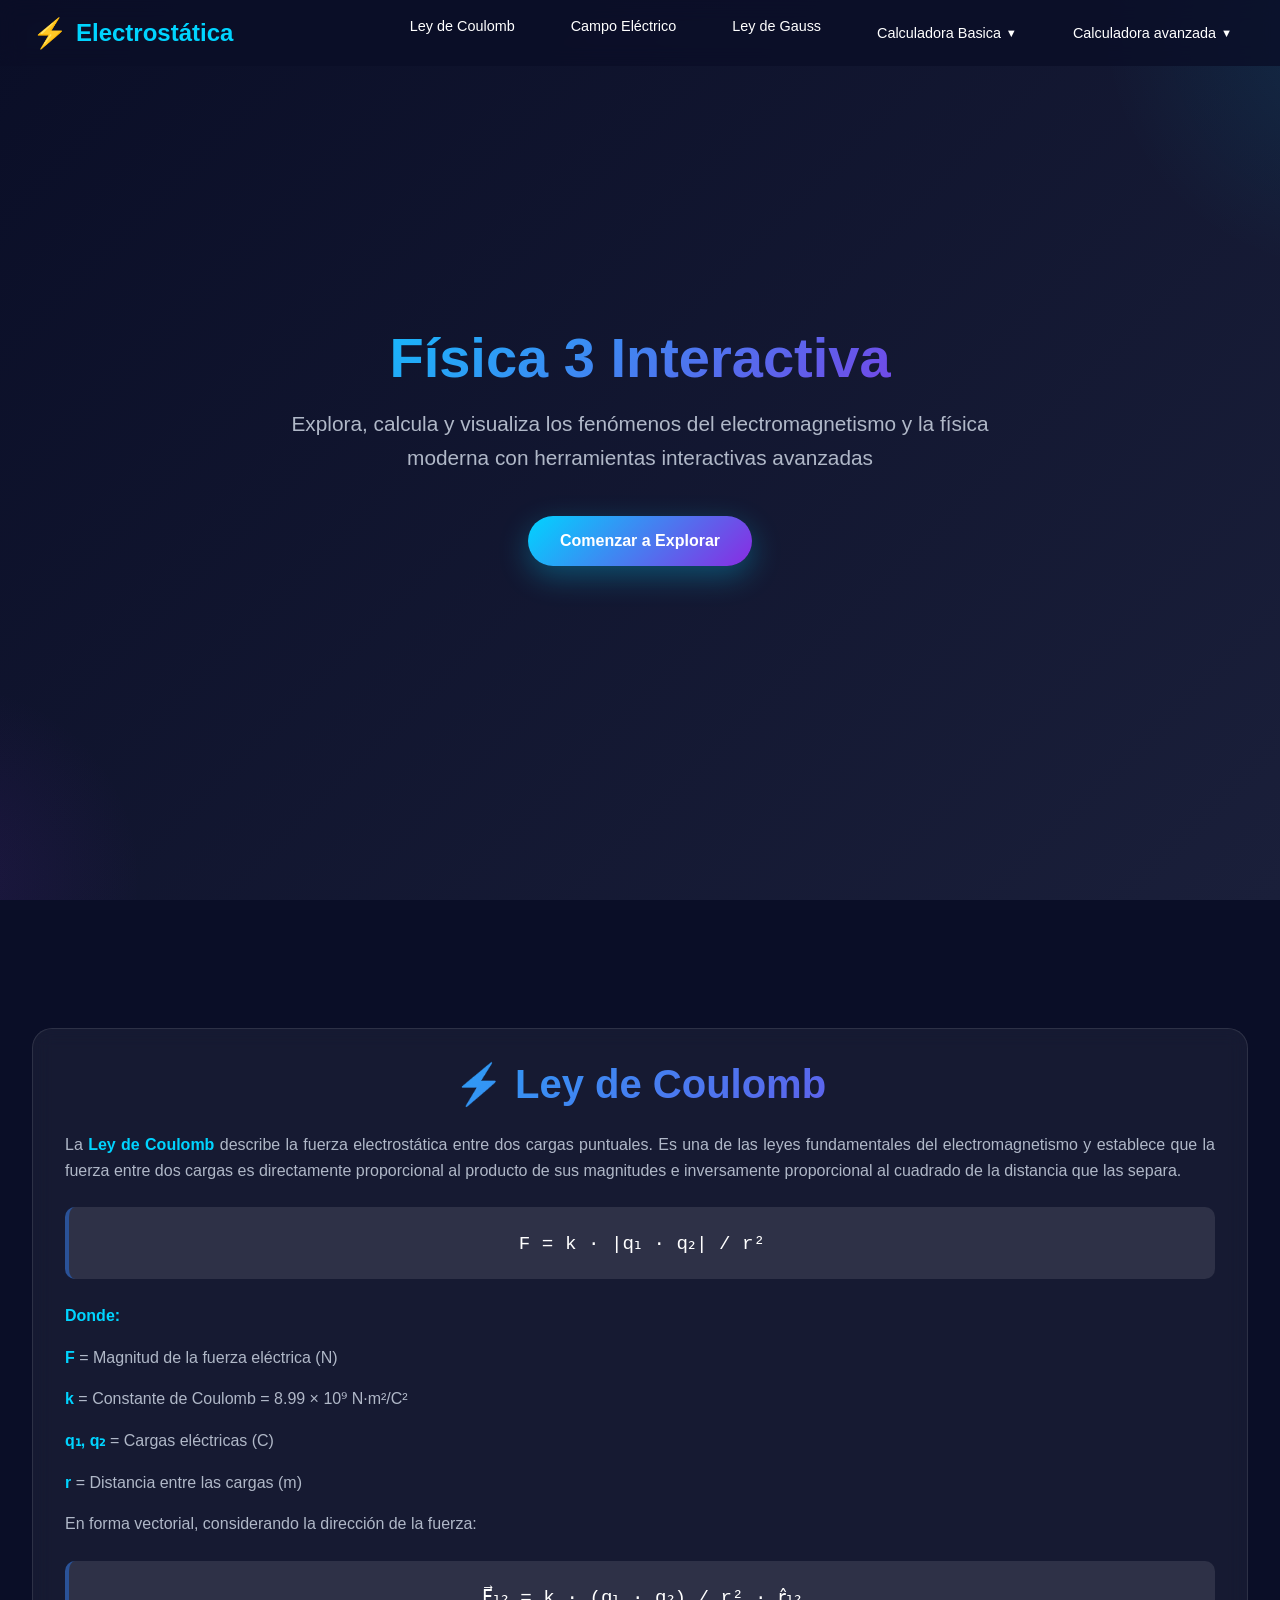
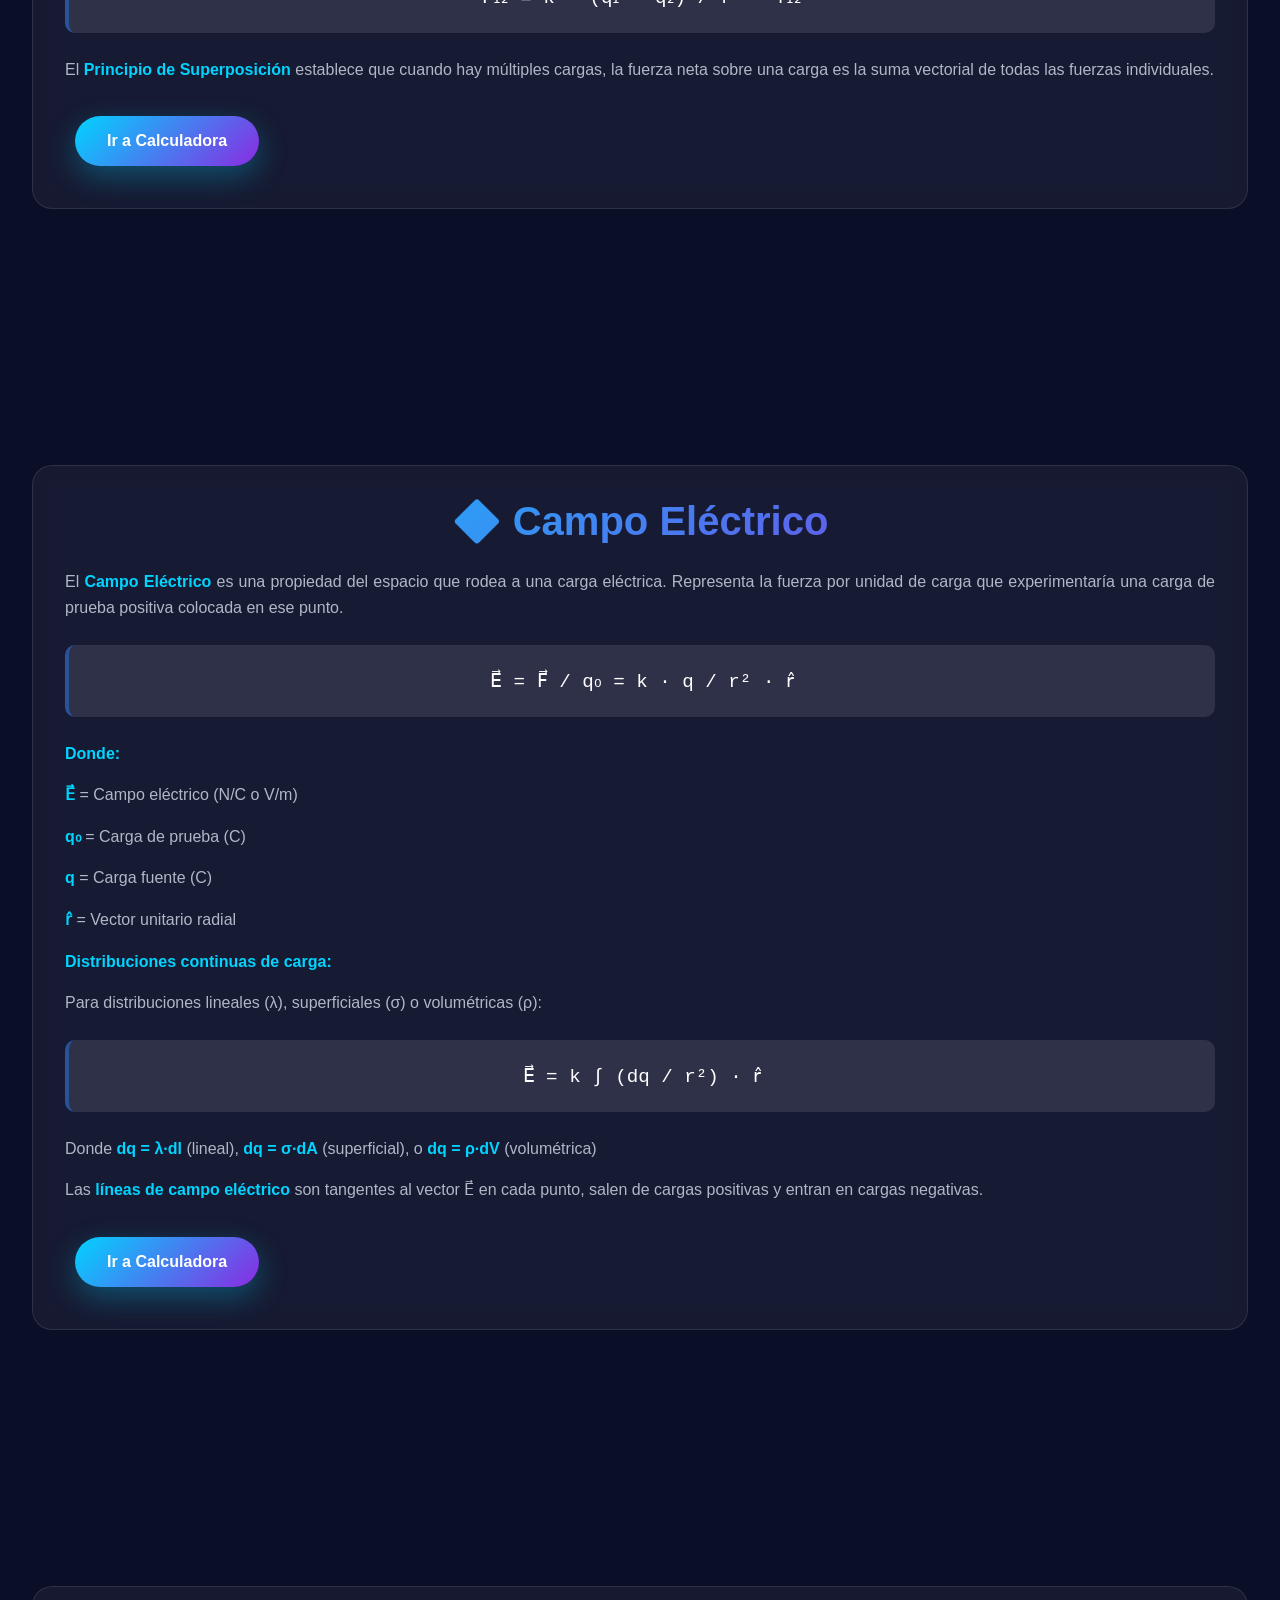
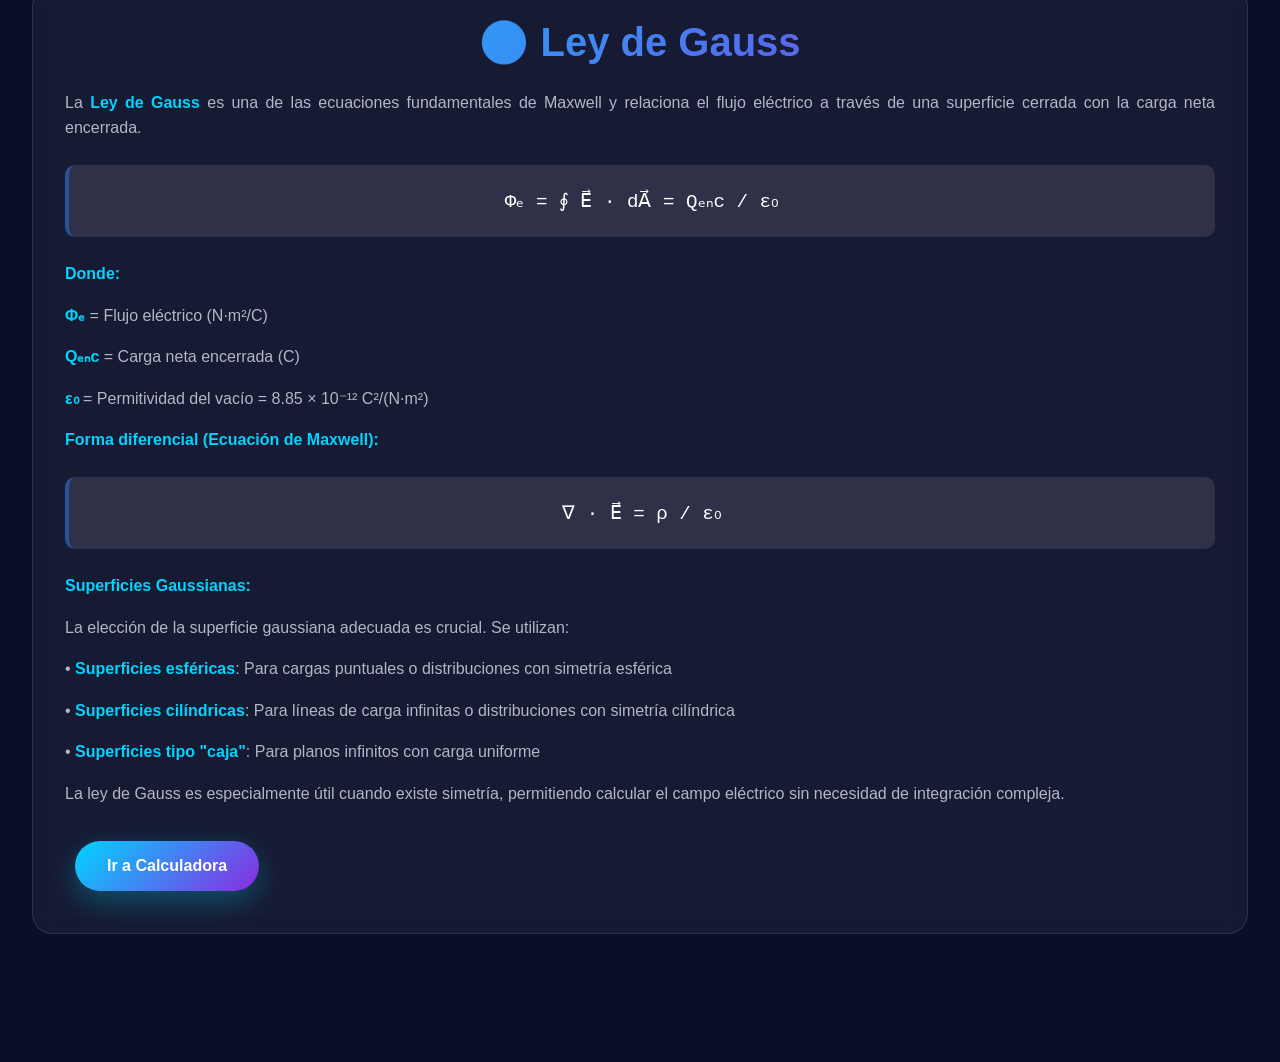
<file: index.html>
<!DOCTYPE html>
<html lang="es">
<head>
    <meta charset="UTF-8">
    <meta name="viewport" content="width=device-width, initial-scale=1.0">
    <title>Física 3 - Electromagnetismo Interactivo</title>
    <style>
        * {
            margin: 0;
            padding: 0;
            box-sizing: border-box;
        }

        body {
            font-family: 'Segoe UI', Tahoma, Geneva, Verdana, sans-serif;
            background: #0a0e27;
            color: #fff;
            overflow-x: hidden;
        }

        /* Navbar */
        .navbar {
            position: fixed;
            top: 0;
            width: 100%;
            background: rgba(10, 14, 39, 0.8);
            backdrop-filter: blur(10px);
            padding: 1rem;
            z-index: 1000;
            transition: all 0.3s ease;
        }

        .navbar.scrolled {
            background: rgba(10, 14, 39, 0.95);
            box-shadow: 0 4px 30px rgba(0, 0, 0, 0.3);
        }

        .nav-container {
            max-width: 1400px;
            margin: 0 auto;
            display: flex;
            justify-content: space-between;
            align-items: center;
        }

        .logo {
            font-size: 1.2rem;
            font-weight: 700;
            color: #00d4ff;
            text-decoration: none;
            display: flex;
            align-items: center;
            gap: 0.5rem;
            z-index: 1001;
        }

        .logo span {
            font-size: 1.5rem;
        }

        .nav-menu {
            display: flex;
            list-style: none;
            gap: 1.5rem;
        }

        .nav-menu a {
            color: #fff;
            text-decoration: none;
            font-weight: 500;
            transition: all 0.3s ease;
            padding: 0.5rem 1rem;
            border-radius: 8px;
            font-size: 0.9rem;
        }

        .nav-menu a:hover {
            color: #00d4ff;
            background: rgba(0, 212, 255, 0.1);
            transform: translateY(-2px);
        }
        
        .hamburger {
            display: none;
            flex-direction: column;
            cursor: pointer;
            gap: 5px;
            z-index: 1001;
        }

        .hamburger span {
            width: 25px;
            height: 3px;
            background: #00d4ff;
            border-radius: 3px;
            transition: 0.3s;
        }

        .hamburger.active span:nth-child(1) {
            transform: rotate(45deg) translate(7px, 7px);
        }

        .hamburger.active span:nth-child(2) {
            opacity: 0;
        }

        .hamburger.active span:nth-child(3) {
            transform: rotate(-45deg) translate(7px, -7px);
        }

        /* Dropdown */
        .dropdown {
            position: relative;
        }

        .dropdown-toggle {
            cursor: pointer;
            display: flex;
            align-items: center;
            gap: 0.3rem;
        }

        .dropdown-toggle::after {
            content: '▼';
            font-size: 0.7rem;
            transition: transform 0.3s ease;
        }

        .dropdown:hover .dropdown-toggle::after {
            transform: rotate(180deg);
        }

        .dropdown-menu {
            position: absolute;
            top: 100%;
            left: 0;
            background: rgba(10, 14, 39, 0.95);
            min-width: 200px;
            border-radius: 8px;
            box-shadow: 0 8px 20px rgba(0, 0, 0, 0.15);
            opacity: 0;
            visibility: hidden;
            transform: translateY(-10px);
            transition: all 0.3s ease;
            margin-top: 0.5rem;
        }

        .dropdown:hover .dropdown-menu {
            opacity: 1;
            visibility: visible;
            transform: translateY(0);
        }

        .dropdown-menu a {
            display: block;
            padding: 0.75rem 1rem;
            color: #fff;
            text-decoration: none;
            border-bottom: 1px solid rgba(255, 255, 255, 0.1);
            transition: background 0.3s ease;
        }

        .dropdown-menu a:last-child {
            border-bottom: none;
        }

        .dropdown-menu a:hover {
            background: rgba(0, 212, 255, 0.2);
        }

        /* Hero Section */
        .hero {
            min-height: 100vh;
            display: flex;
            align-items: center;
            justify-content: center;
            background: linear-gradient(135deg, #0a0e27 0%, #1a1f3a 100%);
            position: relative;
            overflow: hidden;
            padding: 2rem 1rem;
        }

        .hero::before {
            content: '';
            position: absolute;
            width: min(500px, 80vw);
            height: min(500px, 80vw);
            background: radial-gradient(circle, rgba(0, 212, 255, 0.1) 0%, transparent 70%);
            border-radius: 50%;
            top: -25%;
            right: -25%;
            animation: pulse 4s ease-in-out infinite;
        }

        .hero::after {
            content: '';
            position: absolute;
            width: min(400px, 70vw);
            height: min(400px, 70vw);
            background: radial-gradient(circle, rgba(138, 43, 226, 0.1) 0%, transparent 70%);
            border-radius: 50%;
            bottom: -20%;
            left: -20%;
            animation: pulse 5s ease-in-out infinite;
        }

        @keyframes pulse {
            0%, 100% { transform: scale(1); opacity: 0.5; }
            50% { transform: scale(1.1); opacity: 0.8; }
        }

        .hero-content {
            max-width: 800px;
            text-align: center;
            position: relative;
            z-index: 1;
            animation: fadeInUp 1s ease;
        }

        @keyframes fadeInUp {
            from {
                opacity: 0;
                transform: translateY(30px);
            }
            to {
                opacity: 1;
                transform: translateY(0);
            }
        }

        .hero h1 {
            font-size: clamp(2rem, 6vw, 3.5rem);
            margin-bottom: 1rem;
            background: linear-gradient(135deg, #00d4ff 0%, #8a2be2 100%);
            -webkit-background-clip: text;
            -webkit-text-fill-color: transparent;
            line-height: 1.2;
        }

        .hero p {
            font-size: clamp(1rem, 3vw, 1.3rem);
            color: #b0b8c8;
            margin-bottom: 2rem;
            line-height: 1.6;
            padding: 0 1rem;
        }

        /* Botón */
        .cta-button {
            display: inline-block;
            padding: 1rem 2rem;
            margin: 10px;
            background: linear-gradient(135deg, #00d4ff 0%, #8a2be2 100%);
            color: #fff;
            text-decoration: none;
            border-radius: 50px;
            font-weight: 600;
            font-size: clamp(0.9rem, 2.5vw, 1rem);
            transition: all 0.3s ease;
            box-shadow: 0 10px 30px rgba(0, 212, 255, 0.3);
        }

        .cta-button:hover {
            transform: translateY(-3px);
            box-shadow: 0 15px 40px rgba(0, 212, 255, 0.5);
        }

        .cta-button:active {
            transform: translateY(-1px);
        }

        /* Sections */
        .section {
            min-height: 100vh;
            padding: clamp(3rem, 10vw, 6rem) 1rem;
            max-width: 1400px;
            margin: 0 auto;
        }

        .section-title {
            font-size: clamp(1.8rem, 5vw, 2.5rem);
            margin-bottom: 1rem;
            text-align: center;
            background: linear-gradient(135deg, #00d4ff 0%, #8a2be2 100%);
            -webkit-background-clip: text;
            -webkit-text-fill-color: transparent;
        }

        .section-subtitle {
            text-align: center;
            color: #b0b8c8;
            font-size: clamp(0.95rem, 2.5vw, 1.1rem);
            margin-bottom: 2rem;
        }

        .content-grid {
            display: grid;
            grid-template-columns: repeat(auto-fit, minmax(min(300px, 100%), 1fr));
            gap: 2rem;
            margin-top: 2rem;
        }

        .card {
            background: rgba(255, 255, 255, 0.05);
            backdrop-filter: blur(10px);
            border: 1px solid rgba(255, 255, 255, 0.1);
            border-radius: 20px;
            padding: clamp(1.5rem, 4vw, 2rem);
            transition: all 0.3s ease;
        }

        .card:hover {
            transform: translateY(-10px);
            background: rgba(255, 255, 255, 0.08);
            box-shadow: 0 20px 40px rgba(0, 212, 255, 0.2);
        }

        .card-icon {
            font-size: clamp(2rem, 6vw, 3rem);
            margin-bottom: 1rem;
        }

        .card h3 {
            font-size: clamp(1.2rem, 3.5vw, 1.5rem);
            margin-bottom: 0.5rem;
            color: #00d4ff;
        }

        .card strong {
            font-size: clamp(0.9rem, 2.5vw, 1rem);
            margin-bottom: 0.5rem;
            color: #00d4ff;
        }

        .card p {
            color: #b0b8c8;
            line-height: 1.6;
            font-size: clamp(0.9rem, 2.5vw, 1rem);
            margin-bottom: 0.8rem;
        }

        .theory-content {
            margin: 1.5rem 0;
        }

        .theory-content p {
            margin-bottom: 1rem;
            text-align: justify;
        }

        .formula {
            background: rgba(255, 255, 255, 0.1);
            padding: clamp(1rem, 3vw, 1.5rem);
            border-radius: 10px;
            margin: 1.5rem 0;
            border-left: 4px solid #2a5298;
            font-family: 'Courier New', monospace;
            font-size: clamp(0.9rem, 2.5vw, 1.2rem);
            text-align: center;
            overflow-x: auto;
            word-wrap: break-word;
        }

        /* Botón scroll to top */
        .scroll-top {
            position: fixed;
            bottom: 20px;
            right: 20px;
            background: linear-gradient(135deg, #00d4ff 0%, #8a2be2 100%);
            color: white;
            border: none;
            padding: 12px 15px;
            border-radius: 50%;
            font-size: 20px;
            cursor: pointer;
            box-shadow: 0 4px 15px rgba(0, 212, 255, 0.4);
            transition: all 0.3s ease;
            opacity: 0;
            visibility: hidden;
            z-index: 999;
        }

        .scroll-top.visible {
            opacity: 1;
            visibility: visible;
        }

        .scroll-top:hover {
            transform: translateY(-5px);
            box-shadow: 0 6px 20px rgba(0, 212, 255, 0.6);
        }

        /* Tablets */
        @media (min-width: 768px) {
            .navbar {
                padding: 1rem 2rem;
            }

            .logo {
                font-size: 1.5rem;
            }

            .logo span {
                font-size: 1.8rem;
            }

            .section {
                padding: 6rem 2rem;
            }

            .hero {
                padding: 2rem;
            }
        }

        /* Mobile */
        @media (max-width: 767px) {
            .hamburger {
                display: flex;
            }

            .nav-menu {
                position: fixed;
                left: -100%;
                top: 60px;
                flex-direction: column;
                background: rgba(10, 14, 39, 0.98);
                width: 100%;
                text-align: center;
                transition: left 0.3s ease;
                padding: 1rem 0;
                gap: 0;
                max-height: calc(100vh - 60px);
                overflow-y: auto;
                box-shadow: 0 10px 30px rgba(0, 0, 0, 0.5);
            }

            .nav-menu.active {
                left: 0;
            }

            .nav-menu li {
                width: 100%;
                padding: 0.5rem 0;
            }

            .nav-menu a {
                display: block;
                width: 100%;
                padding: 1rem;
            }

            .dropdown-menu {
                position: static;
                opacity: 1;
                visibility: visible;
                transform: none;
                box-shadow: none;
                display: none;
                background: rgba(0, 212, 255, 0.05);
                margin: 0.5rem 1rem;
            }

            .dropdown.active .dropdown-menu {
                display: block;
            }

            .dropdown-toggle::after {
                margin-left: auto;
            }

            .dropdown-toggle {
                width: 100%;
                justify-content: space-between;
                padding: 1rem;
            }

            .content-grid {
                grid-template-columns: 1fr;
            }

            .cta-button {
                padding: 0.8rem 1.5rem;
                margin: 8px;
            }

            .formula {
                font-size: 0.85rem;
                padding: 0.8rem;
            }
        }

        /* Desktop grande */
        @media (min-width: 1200px) {
            .section {
                padding: 8rem 2rem;
            }
        }

        /* Muy pequeño */
        @media (max-width: 380px) {
            .card {
                padding: 1.2rem;
            }

            .cta-button {
                padding: 0.7rem 1.2rem;
            }

            .hero h1 {
                font-size: 1.8rem;
            }
        }
    </style>
</head>
<body>
    <!-- Navbar -->
    <nav class="navbar" id="navbar">
        <div class="nav-container">
            <a href="#inicio" class="logo">
                <span>⚡</span> Electrostática
            </a>
            <ul class="nav-menu" id="navMenu">
                <li><a href="#coulomb">Ley de Coulomb</a></li>
                <li><a href="#campo">Campo Eléctrico</a></li>
                <li><a href="#gauss">Ley de Gauss</a></li>
                <li class="dropdown">
                    <a class="dropdown-toggle">Calculadora Basica</a>
                    <div class="dropdown-menu">
                        <a href="calc_Basica.html?calc=coulomb">Ley de Coulomb</a>
                        <a href="calc_Basica.html?calc=electric-field">Campo Eléctrico</a>
                        <a href="calc_Basica.html?calc=gauss">Ley de Gauss</a>
                    </div>
                </li>
                <li class="dropdown">
                    <a class="dropdown-toggle">Calculadora avanzada</a>
                    <div class="dropdown-menu">
                        <a href="#calc-coulomb">Ley de Coulomb</a>
                        <a href="#calc-campo">Campo Eléctrico</a>
                        <a href="#calc-gauss">Ley de Gauss</a>
                    </div>
                </li>
            </ul>
            <div class="hamburger" id="hamburger">
                <span></span>
                <span></span>
                <span></span>
            </div>
        </div>
    </nav>

    <!-- Hero Section -->
    <section class="hero" id="inicio">
        <div class="hero-content">
            <h1>Física 3 Interactiva</h1>
            <p>Explora, calcula y visualiza los fenómenos del electromagnetismo y la física moderna con herramientas interactivas avanzadas</p>
            <a href="#coulomb" class="cta-button">Comenzar a Explorar</a>
        </div>
    </section>

    <!-- Ley de Coulomb Section -->
    <section class="section" id="electrostatica">
        <div class="card" id="coulomb">
            <h2 class="section-title">⚡ Ley de Coulomb</h2>
            <div class="theory-content">
                <p>La <strong>Ley de Coulomb</strong> describe la fuerza electrostática entre dos cargas puntuales. Es una de las leyes fundamentales del electromagnetismo y establece que la fuerza entre dos cargas es directamente proporcional al producto de sus magnitudes e inversamente proporcional al cuadrado de la distancia que las separa.</p>
                
                <div class="formula">
                    F = k · |q₁ · q₂| / r²
                </div>
                
                <p><strong>Donde:</strong></p>
                <p><strong>F</strong> = Magnitud de la fuerza eléctrica (N)</p>
                <p><strong>k</strong> = Constante de Coulomb = 8.99 × 10⁹ N·m²/C²</p>
                <p><strong>q₁, q₂</strong> = Cargas eléctricas (C)</p>
                <p><strong>r</strong> = Distancia entre las cargas (m)</p>

                <p>En forma vectorial, considerando la dirección de la fuerza:</p>
                
                <div class="formula">
                    F⃗₁₂ = k · (q₁ · q₂) / r² · r̂₁₂
                </div>
                
                <p>El <strong>Principio de Superposición</strong> establece que cuando hay múltiples cargas, la fuerza neta sobre una carga es la suma vectorial de todas las fuerzas individuales.</p>
            </div>
            <div>
                <a href="calc_Basica.html?calc=coulomb" class="cta-button">Ir a Calculadora</a>
            </div>
        </div>
    </section>

    <!-- Campo Eléctrico Section -->
    <section class="section" id="magnetismo">
        <div class="card" id="campo">
            <h2 class="section-title">🔷 Campo Eléctrico</h2>
            <div class="theory-content">
                <p>El <strong>Campo Eléctrico</strong> es una propiedad del espacio que rodea a una carga eléctrica. Representa la fuerza por unidad de carga que experimentaría una carga de prueba positiva colocada en ese punto.</p>
                
                <div class="formula">
                    E⃗ = F⃗ / q₀ = k · q / r² · r̂
                </div>
                
                <p><strong>Donde:</strong></p>
                <p><strong>E⃗</strong> = Campo eléctrico (N/C o V/m)</p>
                <p><strong>q₀</strong> = Carga de prueba (C)</p>
                <p><strong>q</strong> = Carga fuente (C)</p>
                <p><strong>r̂</strong> = Vector unitario radial</p>

                <p><strong>Distribuciones continuas de carga:</strong></p>
                <p>Para distribuciones lineales (λ), superficiales (σ) o volumétricas (ρ):</p>
                
                <div class="formula">
                    E⃗ = k ∫ (dq / r²) · r̂
                </div>
                
                <p>Donde <strong>dq = λ·dl</strong> (lineal), <strong>dq = σ·dA</strong> (superficial), o <strong>dq = ρ·dV</strong> (volumétrica)</p>

                <p>Las <strong>líneas de campo eléctrico</strong> son tangentes al vector E⃗ en cada punto, salen de cargas positivas y entran en cargas negativas.</p>
            </div>
            <div>
                <a href="calc_Basica.html?calc=electric-field" class="cta-button">Ir a Calculadora</a>   
            </div>
        </div>
    </section>

    <!-- Ley de Gauss Section -->
    <section class="section" id="circuitos">
        <div class="card" id="gauss">
            <h2 class="section-title">🔵 Ley de Gauss</h2>
            <div class="theory-content">
                <p>La <strong>Ley de Gauss</strong> es una de las ecuaciones fundamentales de Maxwell y relaciona el flujo eléctrico a través de una superficie cerrada con la carga neta encerrada.</p>
                
                <div class="formula">
                    Φₑ = ∮ E⃗ · dA⃗ = Qₑₙc / ε₀
                </div>
                
                <p><strong>Donde:</strong></p>
                <p><strong>Φₑ</strong> = Flujo eléctrico (N·m²/C)</p>
                <p><strong>Qₑₙc</strong> = Carga neta encerrada (C)</p>
                <p><strong>ε₀</strong> = Permitividad del vacío = 8.85 × 10⁻¹² C²/(N·m²)</p>

                <p><strong>Forma diferencial (Ecuación de Maxwell):</strong></p>
                
                <div class="formula">
                    ∇ · E⃗ = ρ / ε₀
                </div>

                <p><strong>Superficies Gaussianas:</strong></p>
                <p>La elección de la superficie gaussiana adecuada es crucial. Se utilizan:</p>
                <p>• <strong>Superficies esféricas</strong>: Para cargas puntuales o distribuciones con simetría esférica</p>
                <p>• <strong>Superficies cilíndricas</strong>: Para líneas de carga infinitas o distribuciones con simetría cilíndrica</p>
                <p>• <strong>Superficies tipo "caja"</strong>: Para planos infinitos con carga uniforme</p>

                <p>La ley de Gauss es especialmente útil cuando existe simetría, permitiendo calcular el campo eléctrico sin necesidad de integración compleja.</p>
            </div>
            <div>
                <a href="calc_Basica.html?calc=gauss" class="cta-button">Ir a Calculadora</a>
            </div>
        </div>
    </section>

    <!-- Scroll to top button -->
    <a href="#inicio" class="scroll-top" id="btnTop">↑</a>

    <script>
        // Navbar scroll effect
        const navbar = document.getElementById('navbar');
        const btnTop = document.getElementById('btnTop');

        window.addEventListener('scroll', () => {
            if (window.scrollY > 50) {
                navbar.classList.add('scrolled');
            } else {
                navbar.classList.remove('scrolled');
            }

            // Show/hide scroll to top button
            if (window.scrollY > 300) {
                btnTop.classList.add('visible');
            } else {
                btnTop.classList.remove('visible');
            }
        });

        // Hamburger menu
        const hamburger = document.getElementById('hamburger');
        const navMenu = document.getElementById('navMenu');

        hamburger.addEventListener('click', () => {
            hamburger.classList.toggle('active');
            navMenu.classList.toggle('active');
        });

        // Close menu when clicking on a link
        document.querySelectorAll('.nav-menu a').forEach(link => {
            link.addEventListener('click', () => {
                hamburger.classList.remove('active');
                navMenu.classList.remove('active');
            });
        });

        // Mobile dropdown toggle
        document.querySelectorAll('.dropdown').forEach(dropdown => {
            dropdown.addEventListener('click', (e) => {
                if (window.innerWidth <= 767) {
                    dropdown.classList.toggle('active');
                    e.stopPropagation();
                }
            });
        });

        // Smooth scroll
        document.querySelectorAll('a[href^="#"]').forEach(anchor => {
            anchor.addEventListener('click', function (e) {
                e.preventDefault();
                const target = document.querySelector(this.getAttribute('href'));
                if (target) {
                    target.scrollIntoView({
                        behavior: 'smooth',
                        block: 'start'
                    });
                }
            });
        });
    </script>
</body>
</html>
</file>
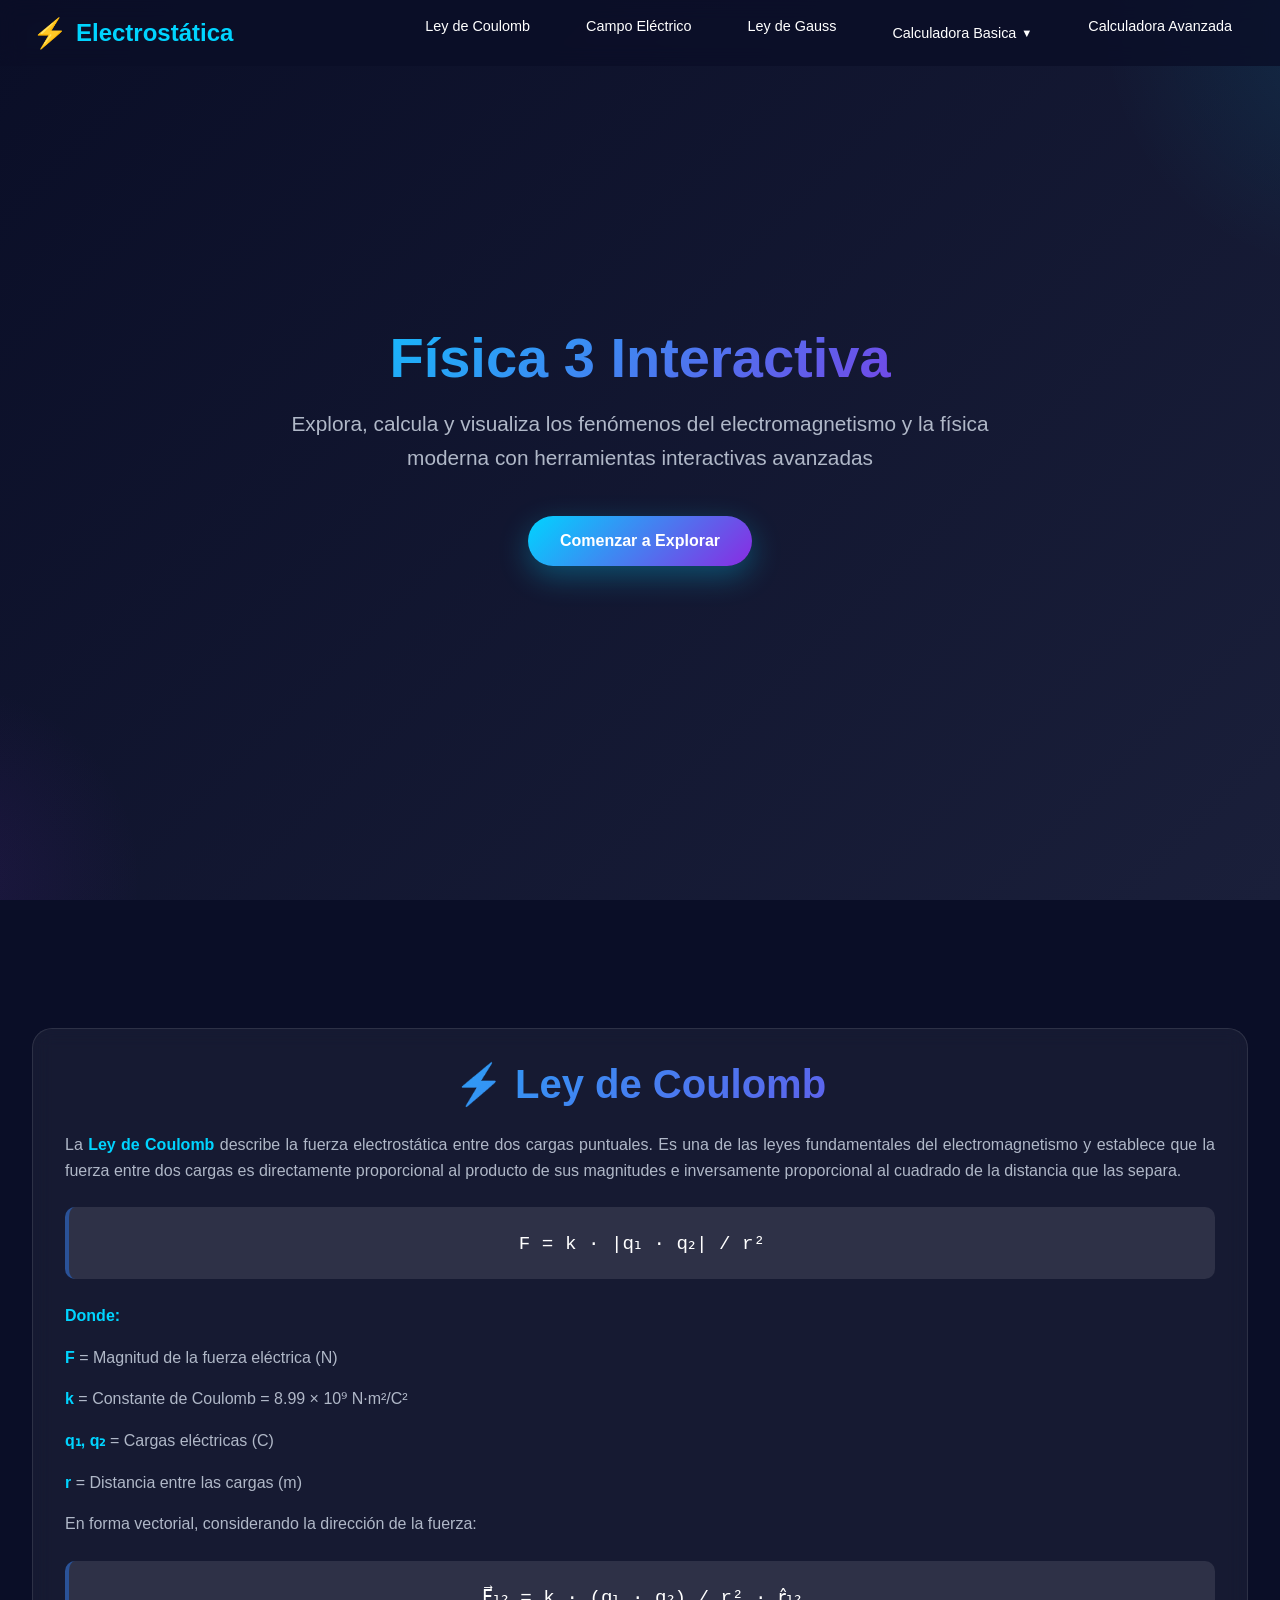
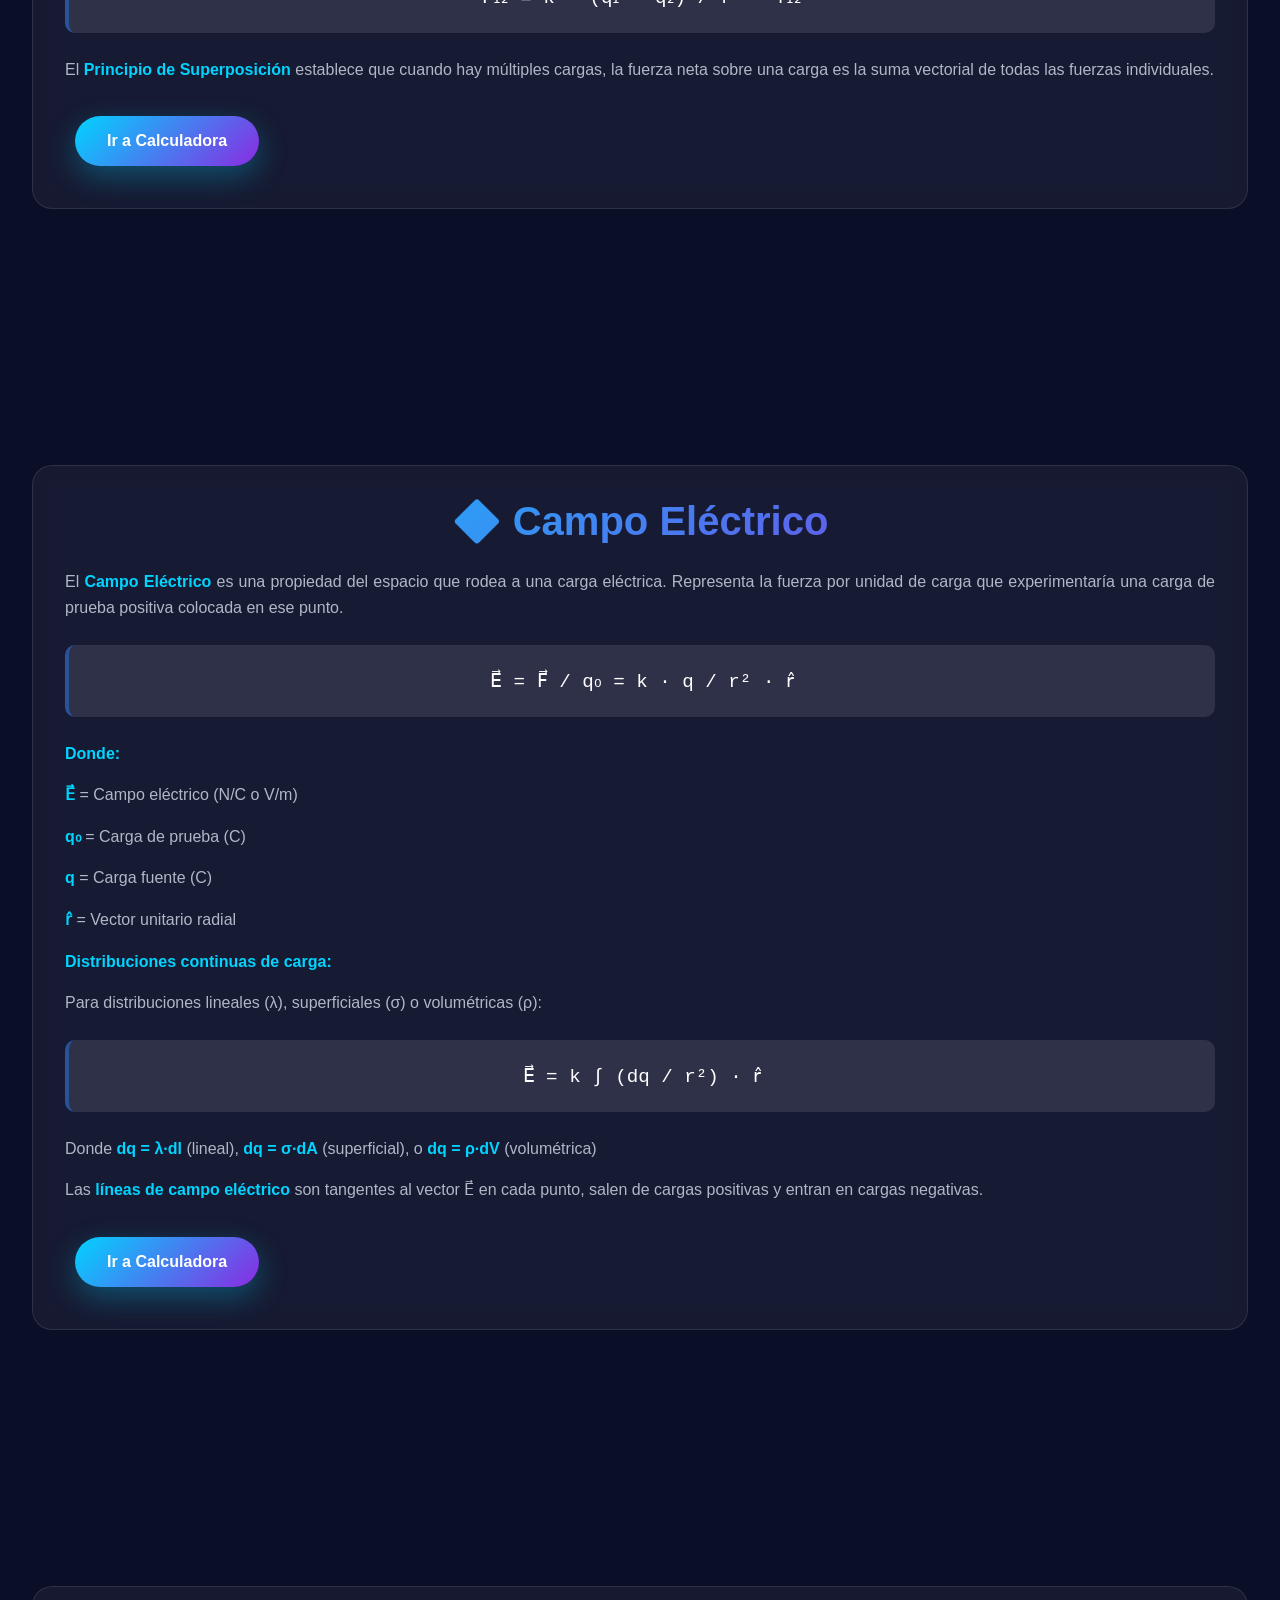
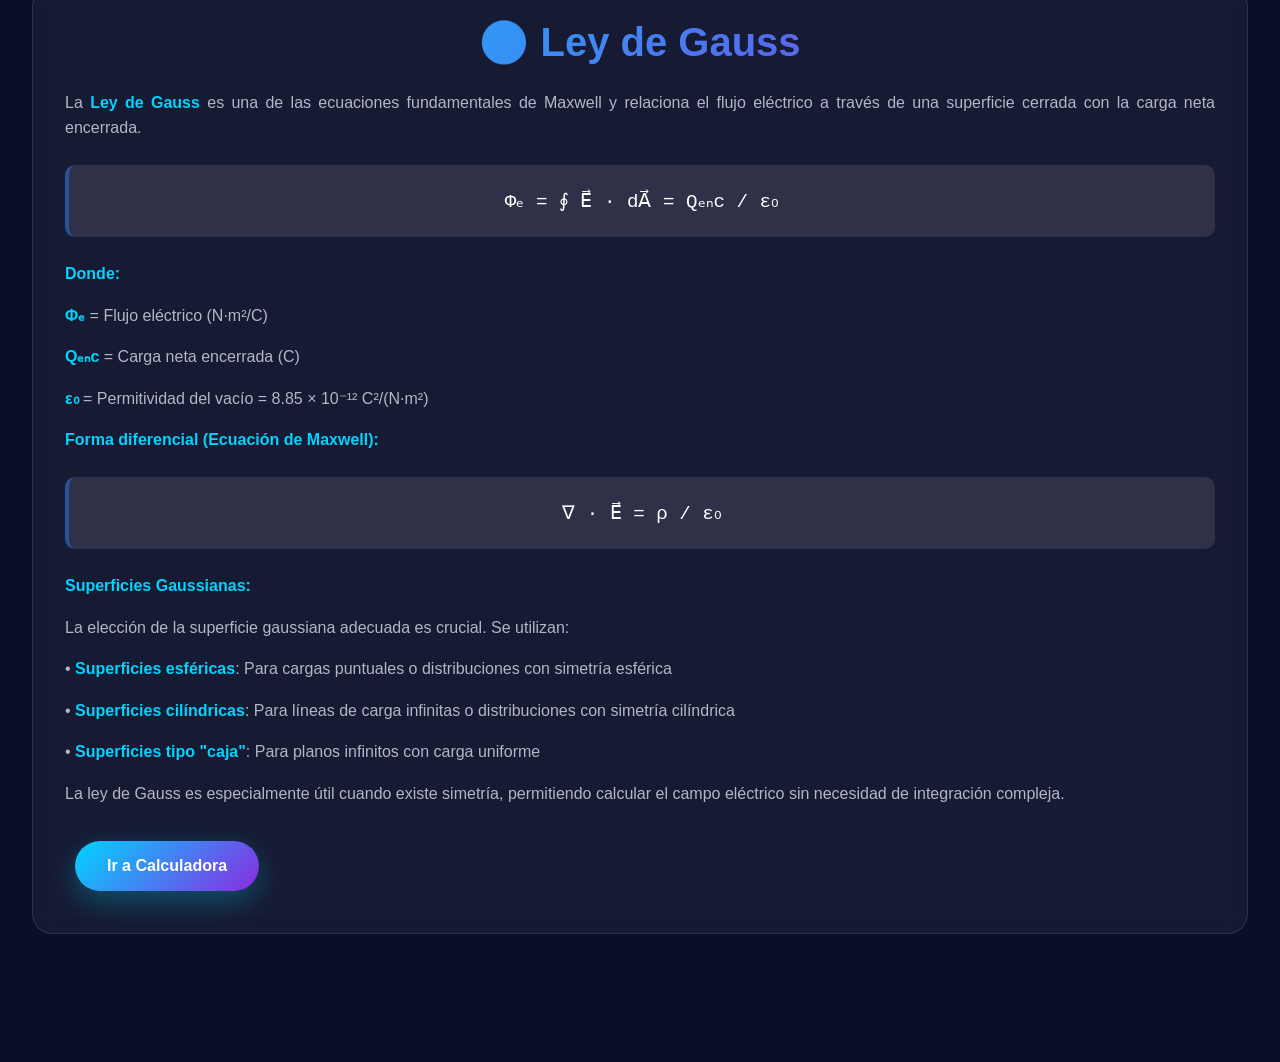
<file: H_seccion.html>
<!DOCTYPE html>
<html lang="es">
<head>
    <meta charset="UTF-8">
    <meta name="viewport" content="width=device-width, initial-scale=1.0">
    <title>Física 3 - Electromagnetismo Interactivo</title>
    <style>
        * {
            margin: 0;
            padding: 0;
            box-sizing: border-box;
        }

        body {
            font-family: 'Segoe UI', Tahoma, Geneva, Verdana, sans-serif;
            background: #0a0e27;
            color: #fff;
            overflow-x: hidden;
        }

        /* Navbar */
        .navbar {
            position: fixed;
            top: 0;
            width: 100%;
            background: rgba(10, 14, 39, 0.8);
            backdrop-filter: blur(10px);
            padding: 1rem;
            z-index: 1000;
            transition: all 0.3s ease;
        }

        .navbar.scrolled {
            background: rgba(10, 14, 39, 0.95);
            box-shadow: 0 4px 30px rgba(0, 0, 0, 0.3);
        }

        .nav-container {
            max-width: 1400px;
            margin: 0 auto;
            display: flex;
            justify-content: space-between;
            align-items: center;
        }

        .logo {
            font-size: 1.2rem;
            font-weight: 700;
            color: #00d4ff;
            text-decoration: none;
            display: flex;
            align-items: center;
            gap: 0.5rem;
            z-index: 1001;
        }

        .logo span {
            font-size: 1.5rem;
        }

        .nav-menu {
            display: flex;
            list-style: none;
            gap: 1.5rem;
        }

        .nav-menu a {
            color: #fff;
            text-decoration: none;
            font-weight: 500;
            transition: all 0.3s ease;
            padding: 0.5rem 1rem;
            border-radius: 8px;
            font-size: 0.9rem;
        }

        .nav-menu a:hover {
            color: #00d4ff;
            background: rgba(0, 212, 255, 0.1);
            transform: translateY(-2px);
        }
        
        .hamburger {
            display: none;
            flex-direction: column;
            cursor: pointer;
            gap: 5px;
            z-index: 1001;
        }

        .hamburger span {
            width: 25px;
            height: 3px;
            background: #00d4ff;
            border-radius: 3px;
            transition: 0.3s;
        }

        .hamburger.active span:nth-child(1) {
            transform: rotate(45deg) translate(7px, 7px);
        }

        .hamburger.active span:nth-child(2) {
            opacity: 0;
        }

        .hamburger.active span:nth-child(3) {
            transform: rotate(-45deg) translate(7px, -7px);
        }

        /* Dropdown */
        .dropdown {
            position: relative;
        }

        .dropdown-toggle {
            cursor: pointer;
            display: flex;
            align-items: center;
            gap: 0.3rem;
        }

        .dropdown-toggle::after {
            content: '▼';
            font-size: 0.7rem;
            transition: transform 0.3s ease;
        }

        .dropdown:hover .dropdown-toggle::after {
            transform: rotate(180deg);
        }

        .dropdown-menu {
            position: absolute;
            top: 100%;
            left: 0;
            background: rgba(10, 14, 39, 0.95);
            min-width: 200px;
            border-radius: 8px;
            box-shadow: 0 8px 20px rgba(0, 0, 0, 0.15);
            opacity: 0;
            visibility: hidden;
            transform: translateY(-10px);
            transition: all 0.3s ease;
            margin-top: 0.5rem;
        }

        .dropdown:hover .dropdown-menu {
            opacity: 1;
            visibility: visible;
            transform: translateY(0);
        }

        .dropdown-menu a {
            display: block;
            padding: 0.75rem 1rem;
            color: #fff;
            text-decoration: none;
            border-bottom: 1px solid rgba(255, 255, 255, 0.1);
            transition: background 0.3s ease;
        }

        .dropdown-menu a:last-child {
            border-bottom: none;
        }

        .dropdown-menu a:hover {
            background: rgba(0, 212, 255, 0.2);
        }

        /* Hero Section */
        .hero {
            min-height: 100vh;
            display: flex;
            align-items: center;
            justify-content: center;
            background: linear-gradient(135deg, #0a0e27 0%, #1a1f3a 100%);
            position: relative;
            overflow: hidden;
            padding: 2rem 1rem;
        }

        .hero::before {
            content: '';
            position: absolute;
            width: min(500px, 80vw);
            height: min(500px, 80vw);
            background: radial-gradient(circle, rgba(0, 212, 255, 0.1) 0%, transparent 70%);
            border-radius: 50%;
            top: -25%;
            right: -25%;
            animation: pulse 4s ease-in-out infinite;
        }

        .hero::after {
            content: '';
            position: absolute;
            width: min(400px, 70vw);
            height: min(400px, 70vw);
            background: radial-gradient(circle, rgba(138, 43, 226, 0.1) 0%, transparent 70%);
            border-radius: 50%;
            bottom: -20%;
            left: -20%;
            animation: pulse 5s ease-in-out infinite;
        }

        @keyframes pulse {
            0%, 100% { transform: scale(1); opacity: 0.5; }
            50% { transform: scale(1.1); opacity: 0.8; }
        }

        .hero-content {
            max-width: 800px;
            text-align: center;
            position: relative;
            z-index: 1;
            animation: fadeInUp 1s ease;
        }

        @keyframes fadeInUp {
            from {
                opacity: 0;
                transform: translateY(30px);
            }
            to {
                opacity: 1;
                transform: translateY(0);
            }
        }

        .hero h1 {
            font-size: clamp(2rem, 6vw, 3.5rem);
            margin-bottom: 1rem;
            background: linear-gradient(135deg, #00d4ff 0%, #8a2be2 100%);
            -webkit-background-clip: text;
            -webkit-text-fill-color: transparent;
            line-height: 1.2;
        }

        .hero p {
            font-size: clamp(1rem, 3vw, 1.3rem);
            color: #b0b8c8;
            margin-bottom: 2rem;
            line-height: 1.6;
            padding: 0 1rem;
        }

        /* Botón */
        .cta-button {
            display: inline-block;
            padding: 1rem 2rem;
            margin: 10px;
            background: linear-gradient(135deg, #00d4ff 0%, #8a2be2 100%);
            color: #fff;
            text-decoration: none;
            border-radius: 50px;
            font-weight: 600;
            font-size: clamp(0.9rem, 2.5vw, 1rem);
            transition: all 0.3s ease;
            box-shadow: 0 10px 30px rgba(0, 212, 255, 0.3);
        }

        .cta-button:hover {
            transform: translateY(-3px);
            box-shadow: 0 15px 40px rgba(0, 212, 255, 0.5);
        }

        .cta-button:active {
            transform: translateY(-1px);
        }

        /* Sections */
        .section {
            min-height: 100vh;
            padding: clamp(3rem, 10vw, 6rem) 1rem;
            max-width: 1400px;
            margin: 0 auto;
        }

        .section-title {
            font-size: clamp(1.8rem, 5vw, 2.5rem);
            margin-bottom: 1rem;
            text-align: center;
            background: linear-gradient(135deg, #00d4ff 0%, #8a2be2 100%);
            -webkit-background-clip: text;
            -webkit-text-fill-color: transparent;
        }

        .section-subtitle {
            text-align: center;
            color: #b0b8c8;
            font-size: clamp(0.95rem, 2.5vw, 1.1rem);
            margin-bottom: 2rem;
        }

        .content-grid {
            display: grid;
            grid-template-columns: repeat(auto-fit, minmax(min(300px, 100%), 1fr));
            gap: 2rem;
            margin-top: 2rem;
        }

        .card {
            background: rgba(255, 255, 255, 0.05);
            backdrop-filter: blur(10px);
            border: 1px solid rgba(255, 255, 255, 0.1);
            border-radius: 20px;
            padding: clamp(1.5rem, 4vw, 2rem);
            transition: all 0.3s ease;
        }

        .card:hover {
            transform: translateY(-10px);
            background: rgba(255, 255, 255, 0.08);
            box-shadow: 0 20px 40px rgba(0, 212, 255, 0.2);
        }

        .card-icon {
            font-size: clamp(2rem, 6vw, 3rem);
            margin-bottom: 1rem;
        }

        .card h3 {
            font-size: clamp(1.2rem, 3.5vw, 1.5rem);
            margin-bottom: 0.5rem;
            color: #00d4ff;
        }

        .card strong {
            font-size: clamp(0.9rem, 2.5vw, 1rem);
            margin-bottom: 0.5rem;
            color: #00d4ff;
        }

        .card p {
            color: #b0b8c8;
            line-height: 1.6;
            font-size: clamp(0.9rem, 2.5vw, 1rem);
            margin-bottom: 0.8rem;
        }

        .theory-content {
            margin: 1.5rem 0;
        }

        .theory-content p {
            margin-bottom: 1rem;
            text-align: justify;
        }

        .formula {
            background: rgba(255, 255, 255, 0.1);
            padding: clamp(1rem, 3vw, 1.5rem);
            border-radius: 10px;
            margin: 1.5rem 0;
            border-left: 4px solid #2a5298;
            font-family: 'Courier New', monospace;
            font-size: clamp(0.9rem, 2.5vw, 1.2rem);
            text-align: center;
            overflow-x: auto;
            word-wrap: break-word;
        }

        /* Botón scroll to top */
        .scroll-top {
            position: fixed;
            bottom: 20px;
            right: 20px;
            background: linear-gradient(135deg, #00d4ff 0%, #8a2be2 100%);
            color: white;
            border: none;
            padding: 12px 15px;
            border-radius: 50%;
            font-size: 20px;
            cursor: pointer;
            box-shadow: 0 4px 15px rgba(0, 212, 255, 0.4);
            transition: all 0.3s ease;
            opacity: 0;
            visibility: hidden;
            z-index: 999;
        }

        .scroll-top.visible {
            opacity: 1;
            visibility: visible;
        }

        .scroll-top:hover {
            transform: translateY(-5px);
            box-shadow: 0 6px 20px rgba(0, 212, 255, 0.6);
        }

        /* Tablets */
        @media (min-width: 768px) {
            .navbar {
                padding: 1rem 2rem;
            }

            .logo {
                font-size: 1.5rem;
            }

            .logo span {
                font-size: 1.8rem;
            }

            .section {
                padding: 6rem 2rem;
            }

            .hero {
                padding: 2rem;
            }
        }

        /* Mobile */
        @media (max-width: 767px) {
            .hamburger {
                display: flex;
            }

            .nav-menu {
                position: fixed;
                left: -100%;
                top: 60px;
                flex-direction: column;
                background: rgba(10, 14, 39, 0.98);
                width: 100%;
                text-align: center;
                transition: left 0.3s ease;
                padding: 1rem 0;
                gap: 0;
                max-height: calc(100vh - 60px);
                overflow-y: auto;
                box-shadow: 0 10px 30px rgba(0, 0, 0, 0.5);
            }

            .nav-menu.active {
                left: 0;
            }

            .nav-menu li {
                width: 100%;
                padding: 0.5rem 0;
            }

            .nav-menu a {
                display: block;
                width: 100%;
                padding: 1rem;
            }

            .dropdown-menu {
                position: static;
                opacity: 1;
                visibility: visible;
                transform: none;
                box-shadow: none;
                display: none;
                background: rgba(0, 212, 255, 0.05);
                margin: 0.5rem 1rem;
            }

            .dropdown.active .dropdown-menu {
                display: block;
            }

            .dropdown-toggle::after {
                margin-left: auto;
            }

            .dropdown-toggle {
                width: 100%;
                justify-content: space-between;
                padding: 1rem;
            }

            .content-grid {
                grid-template-columns: 1fr;
            }

            .cta-button {
                padding: 0.8rem 1.5rem;
                margin: 8px;
            }

            .formula {
                font-size: 0.85rem;
                padding: 0.8rem;
            }
        }

        /* Desktop grande */
        @media (min-width: 1200px) {
            .section {
                padding: 8rem 2rem;
            }
        }

        /* Muy pequeño */
        @media (max-width: 380px) {
            .card {
                padding: 1.2rem;
            }

            .cta-button {
                padding: 0.7rem 1.2rem;
            }

            .hero h1 {
                font-size: 1.8rem;
            }
        }
    </style>
</head>
<body>
    <!-- Navbar -->
    <nav class="navbar" id="navbar">
        <div class="nav-container">
            <a href="#inicio" class="logo">
                <span>⚡</span> Electrostática
            </a>
            <ul class="nav-menu" id="navMenu">
                <li><a href="#coulomb">Ley de Coulomb</a></li>
                <li><a href="#campo">Campo Eléctrico</a></li>
                <li><a href="#gauss">Ley de Gauss</a></li>
                <li class="dropdown">
                    <a class="dropdown-toggle">Calculadora Basica</a>
                    <div class="dropdown-menu">
                        <a href="calc_Basica.html?calc=coulomb">Ley de Coulomb</a>
                        <a href="calc_Basica.html?calc=electric-field">Campo Eléctrico</a>
                        <a href="calc_Basica.html?calc=gauss">Ley de Gauss</a>
                    </div>
                </li>
                <li class="drop">
                   <a href="calc_avanzada.html">Calculadora Avanzada</a>
                </li>
            </ul>
            <div class="hamburger" id="hamburger">
                <span></span>
                <span></span>
                <span></span>
            </div>
        </div>
    </nav>

    <!-- Hero Section -->
    <section class="hero" id="inicio">
        <div class="hero-content">
            <h1>Física 3 Interactiva</h1>
            <p>Explora, calcula y visualiza los fenómenos del electromagnetismo y la física moderna con herramientas interactivas avanzadas</p>
            <a href="#coulomb" class="cta-button">Comenzar a Explorar</a>
        </div>
    </section>

    <!-- Ley de Coulomb Section -->
    <section class="section" id="electrostatica">
        <div class="card" id="coulomb">
            <h2 class="section-title">⚡ Ley de Coulomb</h2>
            <div class="theory-content">
                <p>La <strong>Ley de Coulomb</strong> describe la fuerza electrostática entre dos cargas puntuales. Es una de las leyes fundamentales del electromagnetismo y establece que la fuerza entre dos cargas es directamente proporcional al producto de sus magnitudes e inversamente proporcional al cuadrado de la distancia que las separa.</p>
                
                <div class="formula">
                    F = k · |q₁ · q₂| / r²
                </div>
                
                <p><strong>Donde:</strong></p>
                <p><strong>F</strong> = Magnitud de la fuerza eléctrica (N)</p>
                <p><strong>k</strong> = Constante de Coulomb = 8.99 × 10⁹ N·m²/C²</p>
                <p><strong>q₁, q₂</strong> = Cargas eléctricas (C)</p>
                <p><strong>r</strong> = Distancia entre las cargas (m)</p>

                <p>En forma vectorial, considerando la dirección de la fuerza:</p>
                
                <div class="formula">
                    F⃗₁₂ = k · (q₁ · q₂) / r² · r̂₁₂
                </div>
                
                <p>El <strong>Principio de Superposición</strong> establece que cuando hay múltiples cargas, la fuerza neta sobre una carga es la suma vectorial de todas las fuerzas individuales.</p>
            </div>
            <div>
                <a href="calc_Basica.html?calc=coulomb" class="cta-button">Ir a Calculadora</a>
            </div>
        </div>
    </section>

    <!-- Campo Eléctrico Section -->
    <section class="section" id="magnetismo">
        <div class="card" id="campo">
            <h2 class="section-title">🔷 Campo Eléctrico</h2>
            <div class="theory-content">
                <p>El <strong>Campo Eléctrico</strong> es una propiedad del espacio que rodea a una carga eléctrica. Representa la fuerza por unidad de carga que experimentaría una carga de prueba positiva colocada en ese punto.</p>
                
                <div class="formula">
                    E⃗ = F⃗ / q₀ = k · q / r² · r̂
                </div>
                
                <p><strong>Donde:</strong></p>
                <p><strong>E⃗</strong> = Campo eléctrico (N/C o V/m)</p>
                <p><strong>q₀</strong> = Carga de prueba (C)</p>
                <p><strong>q</strong> = Carga fuente (C)</p>
                <p><strong>r̂</strong> = Vector unitario radial</p>

                <p><strong>Distribuciones continuas de carga:</strong></p>
                <p>Para distribuciones lineales (λ), superficiales (σ) o volumétricas (ρ):</p>
                
                <div class="formula">
                    E⃗ = k ∫ (dq / r²) · r̂
                </div>
                
                <p>Donde <strong>dq = λ·dl</strong> (lineal), <strong>dq = σ·dA</strong> (superficial), o <strong>dq = ρ·dV</strong> (volumétrica)</p>

                <p>Las <strong>líneas de campo eléctrico</strong> son tangentes al vector E⃗ en cada punto, salen de cargas positivas y entran en cargas negativas.</p>
            </div>
            <div>
                <a href="calc_Basica.html?calc=electric-field" class="cta-button">Ir a Calculadora</a>   
            </div>
        </div>
    </section>

    <!-- Ley de Gauss Section -->
    <section class="section" id="circuitos">
        <div class="card" id="gauss">
            <h2 class="section-title">🔵 Ley de Gauss</h2>
            <div class="theory-content">
                <p>La <strong>Ley de Gauss</strong> es una de las ecuaciones fundamentales de Maxwell y relaciona el flujo eléctrico a través de una superficie cerrada con la carga neta encerrada.</p>
                
                <div class="formula">
                    Φₑ = ∮ E⃗ · dA⃗ = Qₑₙc / ε₀
                </div>
                
                <p><strong>Donde:</strong></p>
                <p><strong>Φₑ</strong> = Flujo eléctrico (N·m²/C)</p>
                <p><strong>Qₑₙc</strong> = Carga neta encerrada (C)</p>
                <p><strong>ε₀</strong> = Permitividad del vacío = 8.85 × 10⁻¹² C²/(N·m²)</p>

                <p><strong>Forma diferencial (Ecuación de Maxwell):</strong></p>
                
                <div class="formula">
                    ∇ · E⃗ = ρ / ε₀
                </div>

                <p><strong>Superficies Gaussianas:</strong></p>
                <p>La elección de la superficie gaussiana adecuada es crucial. Se utilizan:</p>
                <p>• <strong>Superficies esféricas</strong>: Para cargas puntuales o distribuciones con simetría esférica</p>
                <p>• <strong>Superficies cilíndricas</strong>: Para líneas de carga infinitas o distribuciones con simetría cilíndrica</p>
                <p>• <strong>Superficies tipo "caja"</strong>: Para planos infinitos con carga uniforme</p>

                <p>La ley de Gauss es especialmente útil cuando existe simetría, permitiendo calcular el campo eléctrico sin necesidad de integración compleja.</p>
            </div>
            <div>
                <a href="calc_Basica.html?calc=gauss" class="cta-button">Ir a Calculadora</a>
            </div>
        </div>
    </section>

    <!-- Scroll to top button -->
    <a href="#inicio" class="scroll-top" id="btnTop">↑</a>

    <script>
        // Navbar scroll effect
        const navbar = document.getElementById('navbar');
        const btnTop = document.getElementById('btnTop');

        window.addEventListener('scroll', () => {
            if (window.scrollY > 50) {
                navbar.classList.add('scrolled');
            } else {
                navbar.classList.remove('scrolled');
            }

            // Show/hide scroll to top button
            if (window.scrollY > 300) {
                btnTop.classList.add('visible');
            } else {
                btnTop.classList.remove('visible');
            }
        });

        // Hamburger menu
        const hamburger = document.getElementById('hamburger');
        const navMenu = document.getElementById('navMenu');

        hamburger.addEventListener('click', () => {
            hamburger.classList.toggle('active');
            navMenu.classList.toggle('active');
        });

        // Close menu when clicking on a link
        document.querySelectorAll('.nav-menu a').forEach(link => {
            link.addEventListener('click', () => {
                hamburger.classList.remove('active');
                navMenu.classList.remove('active');
            });
        });

        // Mobile dropdown toggle
        document.querySelectorAll('.dropdown').forEach(dropdown => {
            dropdown.addEventListener('click', (e) => {
                if (window.innerWidth <= 767) {
                    dropdown.classList.toggle('active');
                    e.stopPropagation();
                }
            });
        });

        // Smooth scroll
        document.querySelectorAll('a[href^="#"]').forEach(anchor => {
            anchor.addEventListener('click', function (e) {
                e.preventDefault();
                const target = document.querySelector(this.getAttribute('href'));
                if (target) {
                    target.scrollIntoView({
                        behavior: 'smooth',
                        block: 'start'
                    });
                }
            });
        });
    </script>
</body>
</html>
</file>
